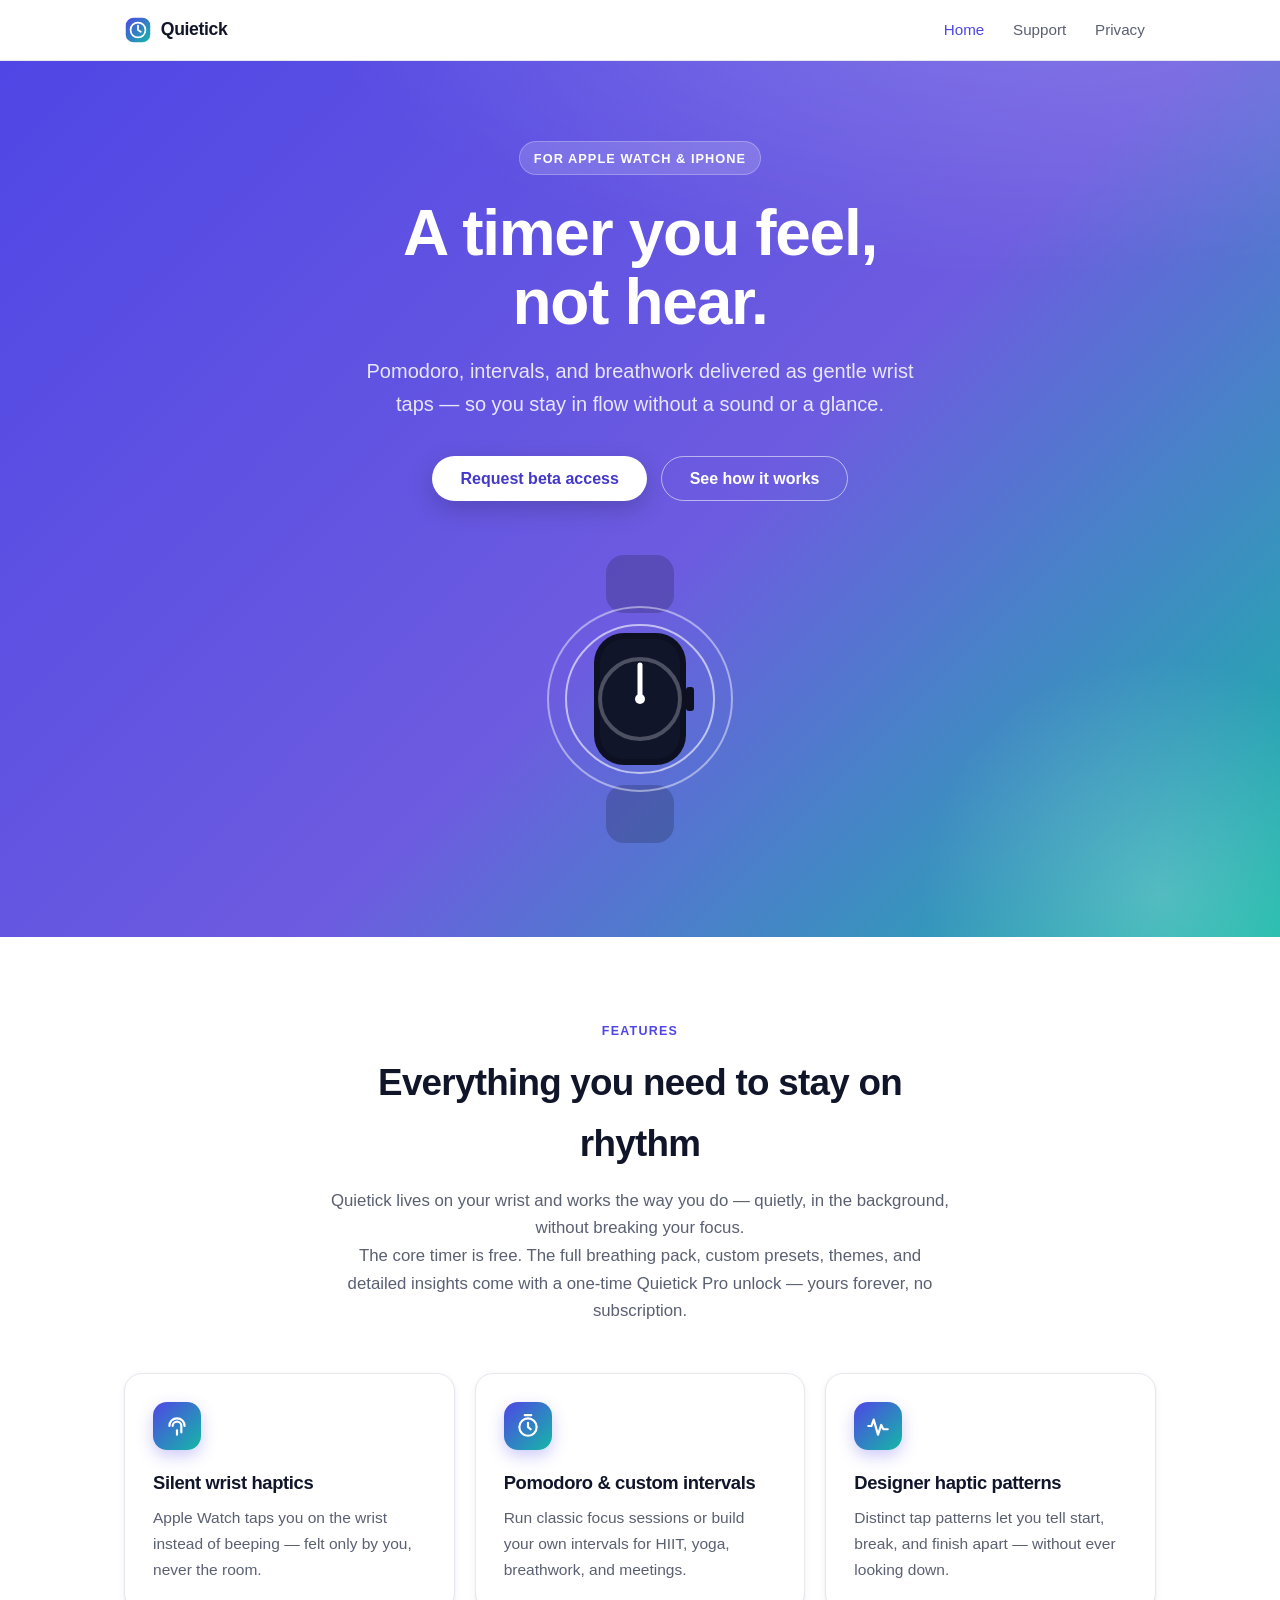
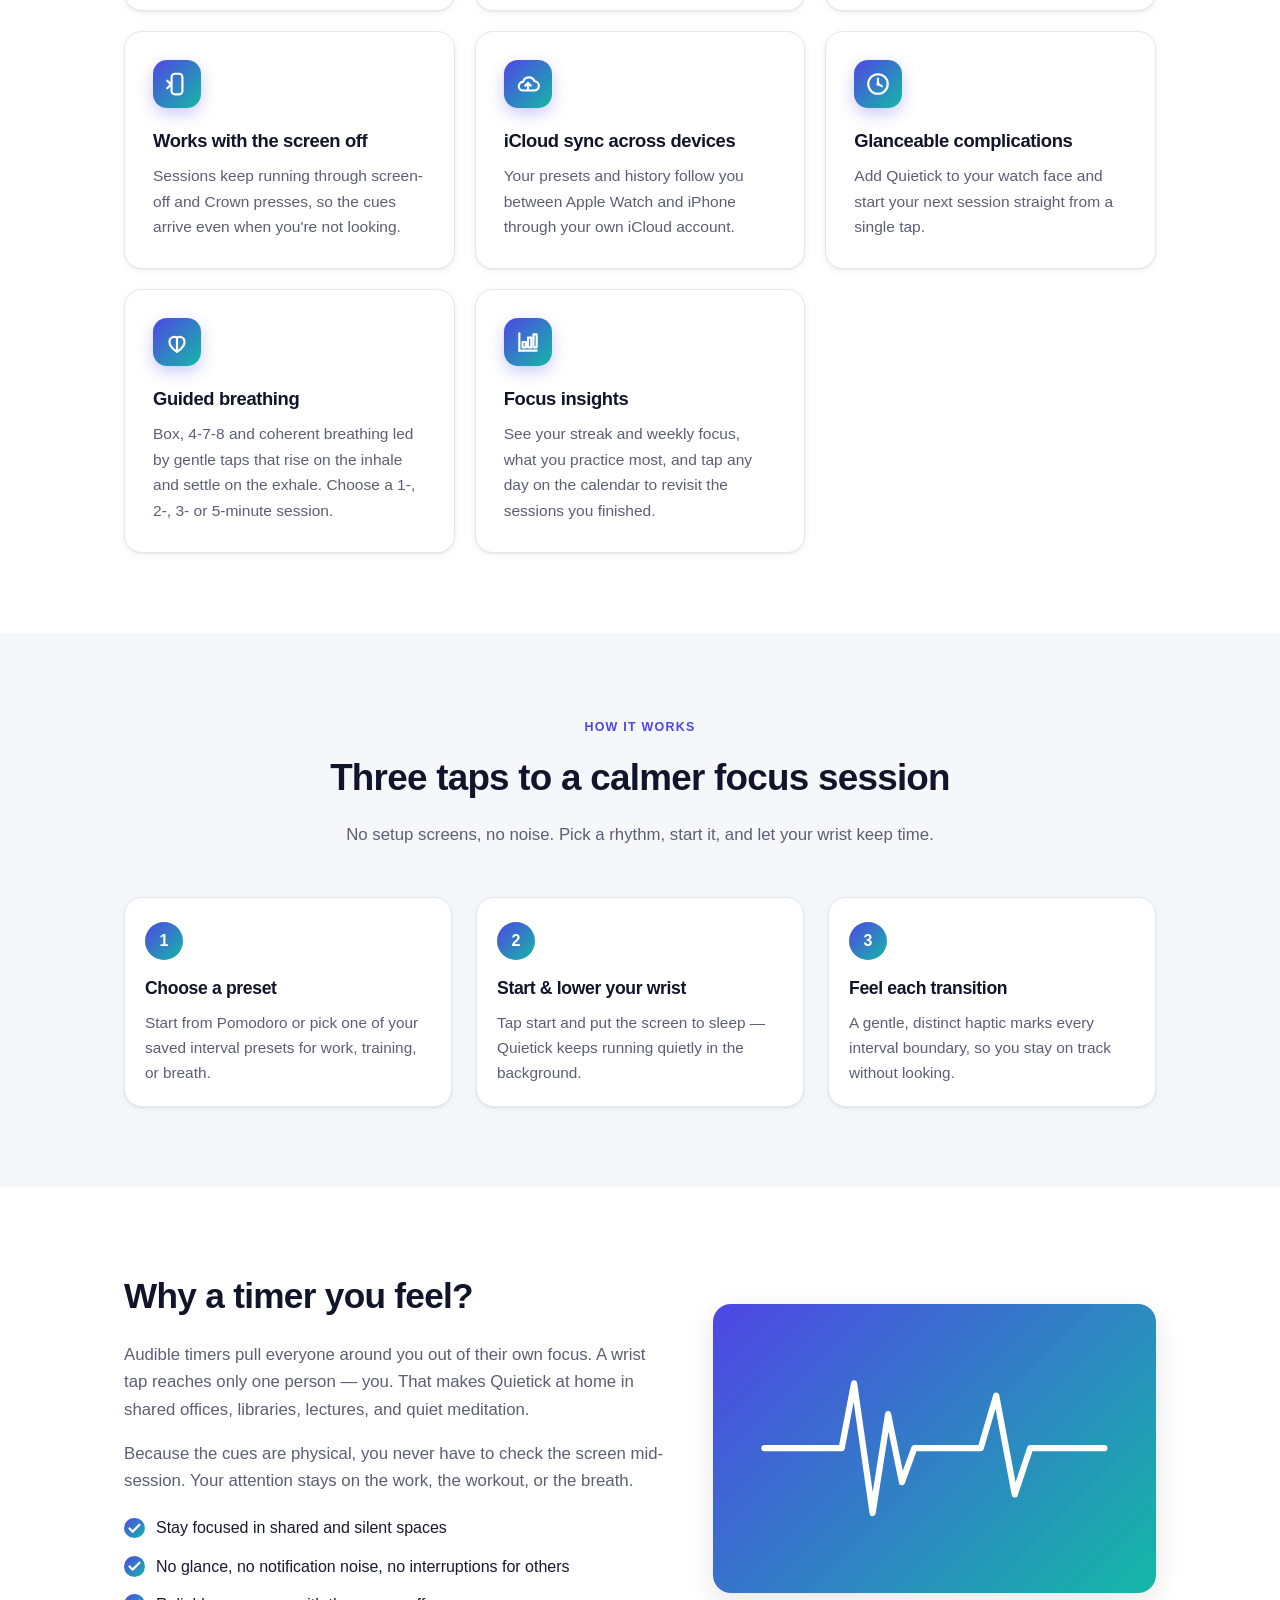
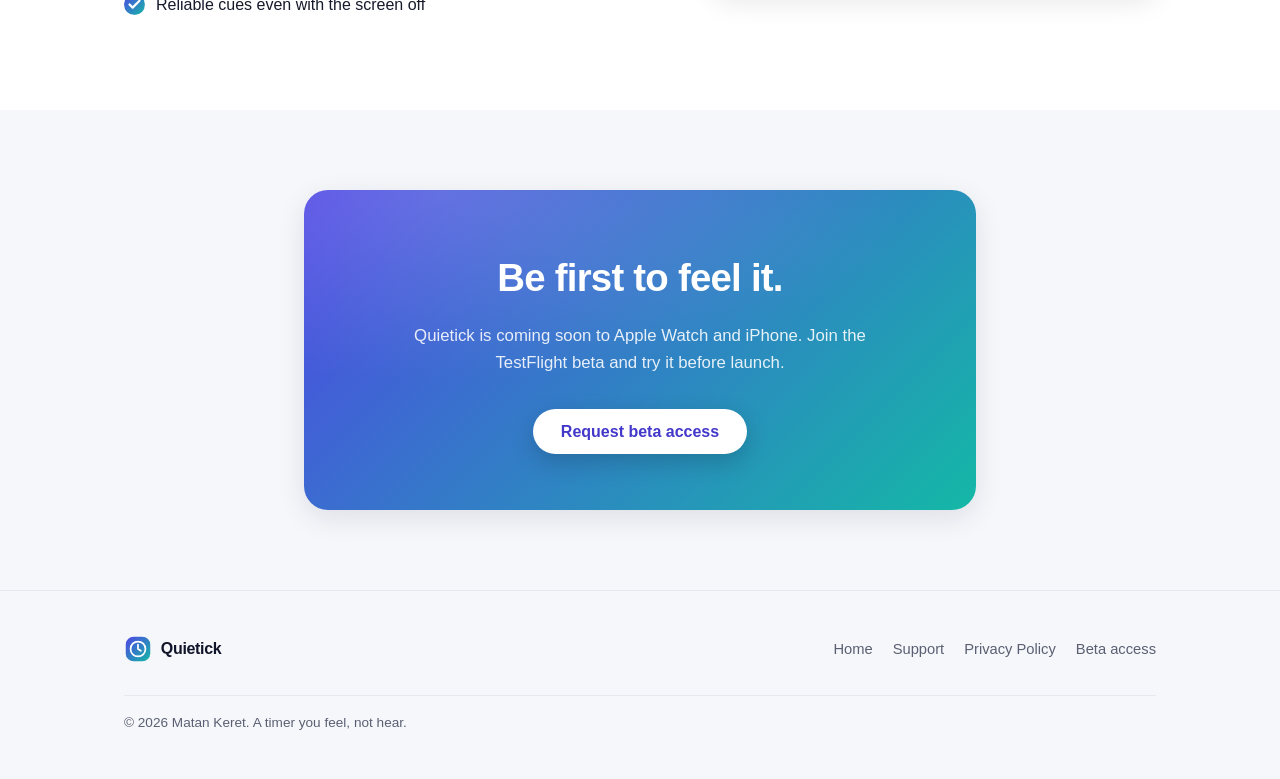
<file: index.html>
<!DOCTYPE html>
<html lang="en">
<head>
  <meta charset="UTF-8">
  <meta name="viewport" content="width=device-width, initial-scale=1">
  <title>Quietick — silent haptic timer for Apple Watch</title>
  <meta name="description" content="A timer you feel, not hear. Pomodoro, intervals, and breathwork delivered as silent wrist taps on Apple Watch.">
  <link rel="stylesheet" href="style.css">
</head>
<body>

  <nav class="site-nav" aria-label="Primary">
    <div class="container site-nav__inner">
      <a class="brand" href="index.html">
        <svg class="brand__mark" viewBox="0 0 32 32" role="img" aria-hidden="true" focusable="false">
          <defs>
            <linearGradient id="brandGrad" x1="0" y1="0" x2="1" y2="1">
              <stop offset="0" stop-color="#4f46e5"/>
              <stop offset="1" stop-color="#14b8a6"/>
            </linearGradient>
          </defs>
          <rect x="2" y="2" width="28" height="28" rx="9" fill="url(#brandGrad)"/>
          <circle cx="16" cy="16" r="8.5" fill="none" stroke="#fff" stroke-width="2"/>
          <path d="M16 11v5l3.2 2" fill="none" stroke="#fff" stroke-width="2" stroke-linecap="round" stroke-linejoin="round"/>
        </svg>
        <span>Quietick</span>
      </a>
      <div class="site-nav__links">
        <a href="index.html" class="is-active">Home</a>
        <a href="support.html">Support</a>
        <a href="privacy.html">Privacy</a>
      </div>
    </div>
  </nav>

  <header class="hero">
    <div class="container">
      <span class="hero__eyebrow">For Apple Watch &amp; iPhone</span>
      <h1>A timer you feel, not hear.</h1>
      <p class="hero__sub">Pomodoro, intervals, and breathwork delivered as gentle wrist taps — so you stay in flow without a sound or a glance.</p>
      <div class="hero__actions">
        <a class="btn btn--primary" href="mailto:matan504@gmail.com?subject=Quietick%20beta">Request beta access</a>
        <a class="btn btn--ghost" href="#features">See how it works</a>
      </div>

      <div class="hero__art" aria-hidden="true">
        <svg viewBox="0 0 240 300" role="img" focusable="false">
          <title>An Apple Watch sending out gentle haptic pulses</title>
          <!-- watch band -->
          <rect x="86" y="6" width="68" height="58" rx="18" fill="rgba(0,0,0,0.18)"/>
          <rect x="86" y="236" width="68" height="58" rx="18" fill="rgba(0,0,0,0.18)"/>
          <!-- haptic rings -->
          <circle class="pulse" cx="120" cy="150" r="92" fill="none" stroke="rgba(255,255,255,0.45)" stroke-width="2"/>
          <circle class="pulse" cx="120" cy="150" r="74" fill="none" stroke="rgba(255,255,255,0.6)" stroke-width="2" style="animation-delay:.6s"/>
          <!-- watch body -->
          <rect x="74" y="84" width="92" height="132" rx="30" fill="#0d1020"/>
          <rect x="80" y="90" width="80" height="120" rx="24" fill="#11152a"/>
          <!-- dial -->
          <circle cx="120" cy="150" r="40" fill="none" stroke="rgba(255,255,255,0.25)" stroke-width="4"/>
          <path d="M120 150 L120 116" fill="none" stroke="#fff" stroke-width="5" stroke-linecap="round"/>
          <circle cx="120" cy="150" r="5" fill="#fff"/>
          <!-- crown -->
          <rect x="166" y="138" width="8" height="24" rx="3" fill="#0d1020"/>
        </svg>
      </div>
    </div>
  </header>

  <main>

    <!-- Features -->
    <section class="section" id="features">
      <div class="container">
        <div class="section__head">
          <span class="eyebrow">Features</span>
          <h2>Everything you need to stay on rhythm</h2>
          <p>Quietick lives on your wrist and works the way you do — quietly, in the background, without breaking your focus.</p>
          <p>The core timer is free. The full breathing pack, custom presets, themes, and detailed insights come with a one-time Quietick Pro unlock — yours forever, no subscription.</p>
        </div>

        <div class="cards">

          <article class="card">
            <div class="card__icon" aria-hidden="true">
              <svg viewBox="0 0 24 24" fill="none" stroke="#fff" stroke-width="2" stroke-linecap="round" stroke-linejoin="round" role="img" focusable="false"><title>Wrist tap</title><path d="M5 12c0-4 3-7 7-7s7 3 7 7"/><path d="M8 12a4 4 0 0 1 8 0v6"/><path d="M12 16v4"/></svg>
            </div>
            <h3>Silent wrist haptics</h3>
            <p>Apple Watch taps you on the wrist instead of beeping — felt only by you, never the room.</p>
          </article>

          <article class="card">
            <div class="card__icon" aria-hidden="true">
              <svg viewBox="0 0 24 24" fill="none" stroke="#fff" stroke-width="2" stroke-linecap="round" stroke-linejoin="round" role="img" focusable="false"><title>Timer</title><circle cx="12" cy="13" r="8"/><path d="M12 9v4l2.5 2"/><path d="M9 2h6"/></svg>
            </div>
            <h3>Pomodoro &amp; custom intervals</h3>
            <p>Run classic focus sessions or build your own intervals for HIIT, yoga, breathwork, and meetings.</p>
          </article>

          <article class="card">
            <div class="card__icon" aria-hidden="true">
              <svg viewBox="0 0 24 24" fill="none" stroke="#fff" stroke-width="2" stroke-linecap="round" stroke-linejoin="round" role="img" focusable="false"><title>Haptic waveform</title><path d="M3 12h3l2-6 4 14 3-9 2 4h4"/></svg>
            </div>
            <h3>Designer haptic patterns</h3>
            <p>Distinct tap patterns let you tell start, break, and finish apart — without ever looking down.</p>
          </article>

          <article class="card">
            <div class="card__icon" aria-hidden="true">
              <svg viewBox="0 0 24 24" fill="none" stroke="#fff" stroke-width="2" stroke-linecap="round" stroke-linejoin="round" role="img" focusable="false"><title>Screen off</title><rect x="7" y="2.5" width="10" height="19" rx="3"/><path d="M3 9l3.5 3.5L3 16" /></svg>
            </div>
            <h3>Works with the screen off</h3>
            <p>Sessions keep running through screen-off and Crown presses, so the cues arrive even when you're not looking.</p>
          </article>

          <article class="card">
            <div class="card__icon" aria-hidden="true">
              <svg viewBox="0 0 24 24" fill="none" stroke="#fff" stroke-width="2" stroke-linecap="round" stroke-linejoin="round" role="img" focusable="false"><title>iCloud sync</title><path d="M7 18a4 4 0 0 1 .5-7.97A5.5 5.5 0 0 1 18 9.5a3.5 3.5 0 0 1-.5 8.5z"/><path d="M12 11v6"/><path d="M9.5 13.5 12 11l2.5 2.5"/></svg>
            </div>
            <h3>iCloud sync across devices</h3>
            <p>Your presets and history follow you between Apple Watch and iPhone through your own iCloud account.</p>
          </article>

          <article class="card">
            <div class="card__icon" aria-hidden="true">
              <svg viewBox="0 0 24 24" fill="none" stroke="#fff" stroke-width="2" stroke-linecap="round" stroke-linejoin="round" role="img" focusable="false"><title>Complication</title><circle cx="12" cy="12" r="9"/><path d="M12 12 12 7"/><path d="M12 12l3.5 2"/><circle cx="12" cy="12" r="1.5" fill="#fff" stroke="none"/></svg>
            </div>
            <h3>Glanceable complications</h3>
            <p>Add Quietick to your watch face and start your next session straight from a single tap.</p>
          </article>

          <article class="card">
            <div class="card__icon" aria-hidden="true">
              <svg viewBox="0 0 24 24" fill="none" stroke="#fff" stroke-width="2" stroke-linecap="round" stroke-linejoin="round" role="img" focusable="false"><title>Breathing</title><path d="M12 21c-4-2.5-7-5.8-7-9.5A4.5 4.5 0 0 1 12 8a4.5 4.5 0 0 1 7 3.5C19 15.2 16 18.5 12 21z"/><path d="M12 8v13"/></svg>
            </div>
            <h3>Guided breathing</h3>
            <p>Box, 4-7-8 and coherent breathing led by gentle taps that rise on the inhale and settle on the exhale. Choose a 1-, 2-, 3- or 5-minute session.</p>
          </article>

          <article class="card">
            <div class="card__icon" aria-hidden="true">
              <svg viewBox="0 0 24 24" fill="none" stroke="#fff" stroke-width="2" stroke-linecap="round" stroke-linejoin="round" role="img" focusable="false"><title>Insights</title><path d="M4 20V4"/><path d="M4 20h16"/><rect x="7" y="12" width="3" height="5"/><rect x="12" y="8" width="3" height="9"/><rect x="17" y="5" width="3" height="12"/></svg>
            </div>
            <h3>Focus insights</h3>
            <p>See your streak and weekly focus, what you practice most, and tap any day on the calendar to revisit the sessions you finished.</p>
          </article>

        </div>
      </div>
    </section>

    <!-- How it works -->
    <section class="section section--alt">
      <div class="container">
        <div class="section__head">
          <span class="eyebrow">How it works</span>
          <h2>Three taps to a calmer focus session</h2>
          <p>No setup screens, no noise. Pick a rhythm, start it, and let your wrist keep time.</p>
        </div>

        <div class="steps">
          <div class="step">
            <span class="step__num" aria-hidden="true"></span>
            <h3>Choose a preset</h3>
            <p>Start from Pomodoro or pick one of your saved interval presets for work, training, or breath.</p>
          </div>
          <div class="step">
            <span class="step__num" aria-hidden="true"></span>
            <h3>Start &amp; lower your wrist</h3>
            <p>Tap start and put the screen to sleep — Quietick keeps running quietly in the background.</p>
          </div>
          <div class="step">
            <span class="step__num" aria-hidden="true"></span>
            <h3>Feel each transition</h3>
            <p>A gentle, distinct haptic marks every interval boundary, so you stay on track without looking.</p>
          </div>
        </div>
      </div>
    </section>

    <!-- Why haptic -->
    <section class="section">
      <div class="container">
        <div class="split">
          <div class="split__text">
            <h2>Why a timer you feel?</h2>
            <p>Audible timers pull everyone around you out of their own focus. A wrist tap reaches only one person — you. That makes Quietick at home in shared offices, libraries, lectures, and quiet meditation.</p>
            <p>Because the cues are physical, you never have to check the screen mid-session. Your attention stays on the work, the workout, or the breath.</p>
            <ul class="checklist">
              <li>Stay focused in shared and silent spaces</li>
              <li>No glance, no notification noise, no interruptions for others</li>
              <li>Reliable cues even with the screen off</li>
            </ul>
          </div>
          <div class="split__visual">
            <div class="wave-card" aria-hidden="true">
              <svg viewBox="0 0 240 140" role="img" focusable="false">
                <title>A smooth haptic pulse waveform</title>
                <path d="M10 70 H60 l8 -42 12 84 10 -64 9 44 8 -22 H150 l10 -34 12 64 10 -30 H230"
                  fill="none" stroke="#ffffff" stroke-width="4" stroke-linecap="round" stroke-linejoin="round"/>
              </svg>
            </div>
          </div>
        </div>
      </div>
    </section>

    <!-- CTA band -->
    <section class="section section--alt">
      <div class="container container--narrow">
        <div class="cta-band">
          <h2>Be first to feel it.</h2>
          <p>Quietick is coming soon to Apple Watch and iPhone. Join the TestFlight beta and try it before launch.</p>
          <a class="btn btn--primary" href="mailto:matan504@gmail.com?subject=Quietick%20beta">Request beta access</a>
        </div>
      </div>
    </section>

  </main>

  <footer class="site-footer">
    <div class="container site-footer__inner">
      <a class="brand" href="index.html">
        <svg class="brand__mark" viewBox="0 0 32 32" role="img" aria-hidden="true" focusable="false">
          <rect x="2" y="2" width="28" height="28" rx="9" fill="url(#brandGrad)"/>
          <circle cx="16" cy="16" r="8.5" fill="none" stroke="#fff" stroke-width="2"/>
          <path d="M16 11v5l3.2 2" fill="none" stroke="#fff" stroke-width="2" stroke-linecap="round" stroke-linejoin="round"/>
        </svg>
        <span>Quietick</span>
      </a>
      <nav aria-label="Footer">
        <a href="index.html">Home</a>
        <a href="support.html">Support</a>
        <a href="privacy.html">Privacy Policy</a>
        <a href="mailto:matan504@gmail.com?subject=Quietick%20beta">Beta access</a>
      </nav>
      <p class="site-footer__legal">&#169; 2026 Matan Keret. A timer you feel, not hear.</p>
    </div>
  </footer>

</body>
</html>
</file>
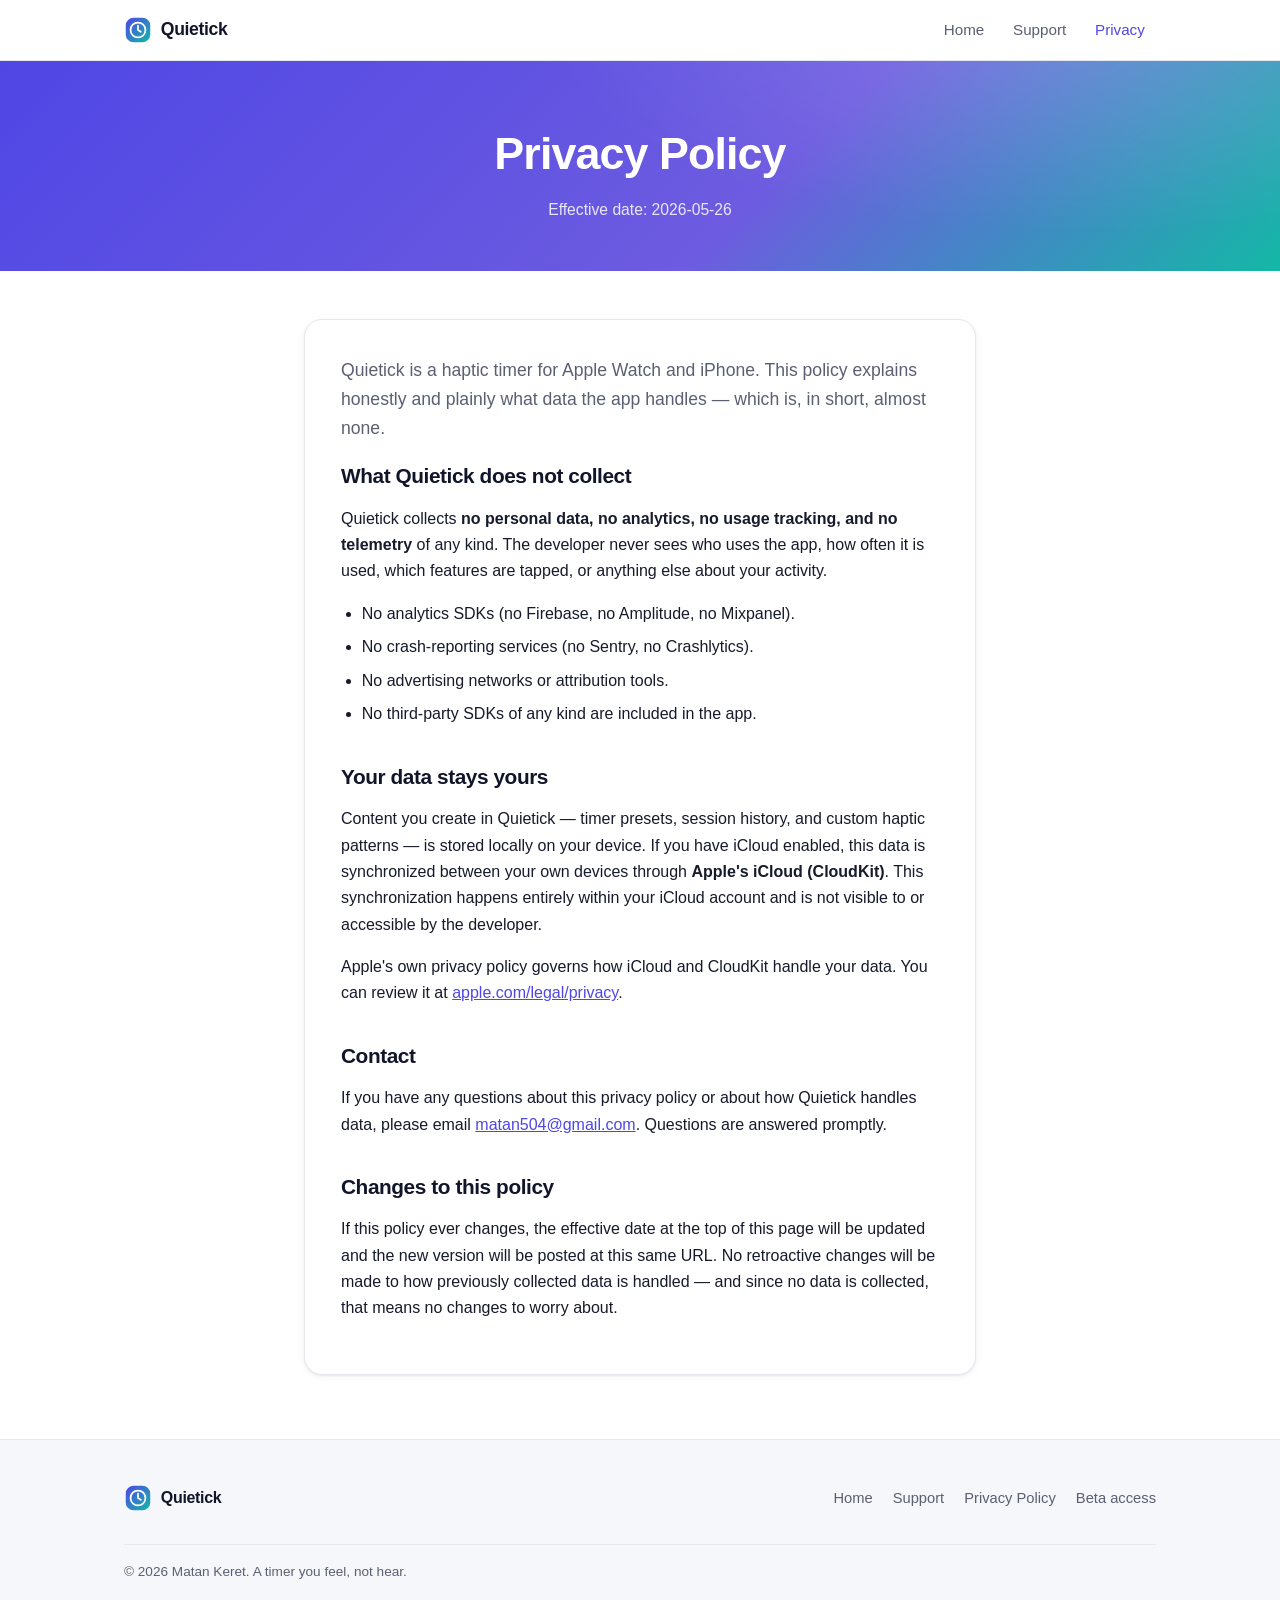
<file: privacy.html>
<!DOCTYPE html>
<html lang="en">
<head>
  <meta charset="UTF-8">
  <meta name="viewport" content="width=device-width, initial-scale=1">
  <title>Quietick — Privacy Policy</title>
  <meta name="description" content="Quietick privacy policy — what data the app collects (none) and how your content is stored.">
  <link rel="stylesheet" href="style.css">
</head>
<body>

  <nav class="site-nav" aria-label="Primary">
    <div class="container site-nav__inner">
      <a class="brand" href="index.html">
        <svg class="brand__mark" viewBox="0 0 32 32" role="img" aria-hidden="true" focusable="false">
          <defs>
            <linearGradient id="brandGrad" x1="0" y1="0" x2="1" y2="1">
              <stop offset="0" stop-color="#4f46e5"/>
              <stop offset="1" stop-color="#14b8a6"/>
            </linearGradient>
          </defs>
          <rect x="2" y="2" width="28" height="28" rx="9" fill="url(#brandGrad)"/>
          <circle cx="16" cy="16" r="8.5" fill="none" stroke="#fff" stroke-width="2"/>
          <path d="M16 11v5l3.2 2" fill="none" stroke="#fff" stroke-width="2" stroke-linecap="round" stroke-linejoin="round"/>
        </svg>
        <span>Quietick</span>
      </a>
      <div class="site-nav__links">
        <a href="index.html">Home</a>
        <a href="support.html">Support</a>
        <a href="privacy.html" class="is-active">Privacy</a>
      </div>
    </div>
  </nav>

  <header class="page-hero">
    <div class="container">
      <h1>Privacy Policy</h1>
      <p>Effective date: 2026-05-26</p>
    </div>
  </header>

  <main class="prose">
    <div class="container container--narrow">
      <article>

        <p class="lead">Quietick is a haptic timer for Apple Watch and iPhone. This policy explains honestly and plainly what data the app handles — which is, in short, almost none.</p>

        <h2>What Quietick does not collect</h2>

        <p>Quietick collects <strong>no personal data, no analytics, no usage tracking, and no telemetry</strong> of any kind. The developer never sees who uses the app, how often it is used, which features are tapped, or anything else about your activity.</p>

        <ul>
          <li>No analytics SDKs (no Firebase, no Amplitude, no Mixpanel).</li>
          <li>No crash-reporting services (no Sentry, no Crashlytics).</li>
          <li>No advertising networks or attribution tools.</li>
          <li>No third-party SDKs of any kind are included in the app.</li>
        </ul>

        <h2>Your data stays yours</h2>

        <p>Content you create in Quietick — timer presets, session history, and custom haptic patterns — is stored locally on your device. If you have iCloud enabled, this data is synchronized between your own devices through <strong>Apple's iCloud (CloudKit)</strong>. This synchronization happens entirely within your iCloud account and is not visible to or accessible by the developer.</p>

        <p>Apple's own privacy policy governs how iCloud and CloudKit handle your data. You can review it at <a href="https://www.apple.com/legal/privacy/" target="_blank" rel="noopener noreferrer">apple.com/legal/privacy</a>.</p>

        <h2>Contact</h2>

        <p>If you have any questions about this privacy policy or about how Quietick handles data, please email <a href="mailto:matan504@gmail.com">matan504@gmail.com</a>. Questions are answered promptly.</p>

        <h2>Changes to this policy</h2>

        <p>If this policy ever changes, the effective date at the top of this page will be updated and the new version will be posted at this same URL. No retroactive changes will be made to how previously collected data is handled — and since no data is collected, that means no changes to worry about.</p>

      </article>
    </div>
  </main>

  <footer class="site-footer">
    <div class="container site-footer__inner">
      <a class="brand" href="index.html">
        <svg class="brand__mark" viewBox="0 0 32 32" role="img" aria-hidden="true" focusable="false">
          <rect x="2" y="2" width="28" height="28" rx="9" fill="url(#brandGrad)"/>
          <circle cx="16" cy="16" r="8.5" fill="none" stroke="#fff" stroke-width="2"/>
          <path d="M16 11v5l3.2 2" fill="none" stroke="#fff" stroke-width="2" stroke-linecap="round" stroke-linejoin="round"/>
        </svg>
        <span>Quietick</span>
      </a>
      <nav aria-label="Footer">
        <a href="index.html">Home</a>
        <a href="support.html">Support</a>
        <a href="privacy.html">Privacy Policy</a>
        <a href="mailto:matan504@gmail.com?subject=Quietick%20beta">Beta access</a>
      </nav>
      <p class="site-footer__legal">&#169; 2026 Matan Keret. A timer you feel, not hear.</p>
    </div>
  </footer>

</body>
</html>
</file>
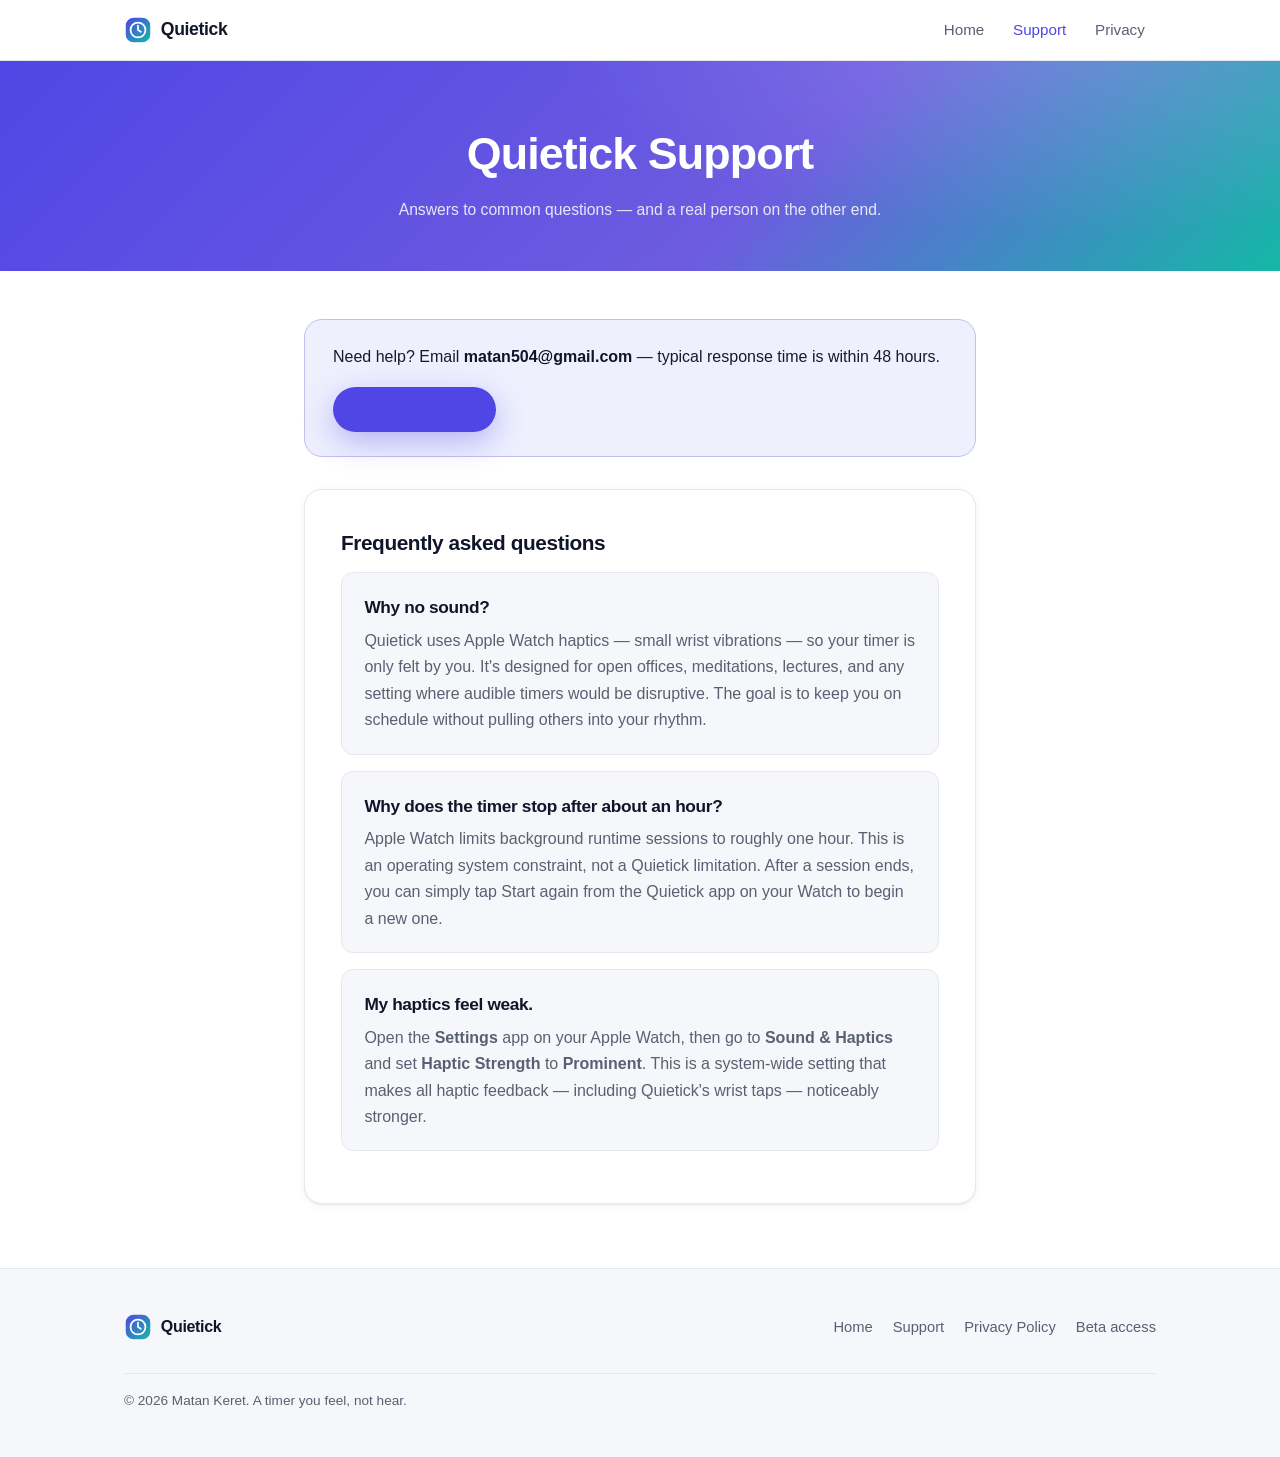
<file: support.html>
<!DOCTYPE html>
<html lang="en">
<head>
  <meta charset="UTF-8">
  <meta name="viewport" content="width=device-width, initial-scale=1">
  <title>Quietick — Support</title>
  <meta name="description" content="Support and frequently asked questions for Quietick, the silent haptic timer for Apple Watch.">
  <link rel="stylesheet" href="style.css">
</head>
<body>

  <nav class="site-nav" aria-label="Primary">
    <div class="container site-nav__inner">
      <a class="brand" href="index.html">
        <svg class="brand__mark" viewBox="0 0 32 32" role="img" aria-hidden="true" focusable="false">
          <defs>
            <linearGradient id="brandGrad" x1="0" y1="0" x2="1" y2="1">
              <stop offset="0" stop-color="#4f46e5"/>
              <stop offset="1" stop-color="#14b8a6"/>
            </linearGradient>
          </defs>
          <rect x="2" y="2" width="28" height="28" rx="9" fill="url(#brandGrad)"/>
          <circle cx="16" cy="16" r="8.5" fill="none" stroke="#fff" stroke-width="2"/>
          <path d="M16 11v5l3.2 2" fill="none" stroke="#fff" stroke-width="2" stroke-linecap="round" stroke-linejoin="round"/>
        </svg>
        <span>Quietick</span>
      </a>
      <div class="site-nav__links">
        <a href="index.html">Home</a>
        <a href="support.html" class="is-active">Support</a>
        <a href="privacy.html">Privacy</a>
      </div>
    </div>
  </nav>

  <header class="page-hero">
    <div class="container">
      <h1>Quietick Support</h1>
      <p>Answers to common questions — and a real person on the other end.</p>
    </div>
  </header>

  <main class="prose">
    <div class="container container--narrow">

      <div class="support-callout">
        <p>Need help? Email <strong>matan504@gmail.com</strong> — typical response time is within 48 hours.</p>
        <a class="btn btn--accent" href="mailto:matan504@gmail.com?subject=Quietick%20support">Email support</a>
      </div>

      <article>

        <h2>Frequently asked questions</h2>

        <div class="faq">
          <h3>Why no sound?</h3>
          <p>Quietick uses Apple Watch haptics — small wrist vibrations — so your timer is only felt by you. It's designed for open offices, meditations, lectures, and any setting where audible timers would be disruptive. The goal is to keep you on schedule without pulling others into your rhythm.</p>
        </div>

        <div class="faq">
          <h3>Why does the timer stop after about an hour?</h3>
          <p>Apple Watch limits background runtime sessions to roughly one hour. This is an operating system constraint, not a Quietick limitation. After a session ends, you can simply tap Start again from the Quietick app on your Watch to begin a new one.</p>
        </div>

        <div class="faq">
          <h3>My haptics feel weak.</h3>
          <p>Open the <strong>Settings</strong> app on your Apple Watch, then go to <strong>Sound &amp; Haptics</strong> and set <strong>Haptic Strength</strong> to <strong>Prominent</strong>. This is a system-wide setting that makes all haptic feedback — including Quietick's wrist taps — noticeably stronger.</p>
        </div>

      </article>
    </div>
  </main>

  <footer class="site-footer">
    <div class="container site-footer__inner">
      <a class="brand" href="index.html">
        <svg class="brand__mark" viewBox="0 0 32 32" role="img" aria-hidden="true" focusable="false">
          <rect x="2" y="2" width="28" height="28" rx="9" fill="url(#brandGrad)"/>
          <circle cx="16" cy="16" r="8.5" fill="none" stroke="#fff" stroke-width="2"/>
          <path d="M16 11v5l3.2 2" fill="none" stroke="#fff" stroke-width="2" stroke-linecap="round" stroke-linejoin="round"/>
        </svg>
        <span>Quietick</span>
      </a>
      <nav aria-label="Footer">
        <a href="index.html">Home</a>
        <a href="support.html">Support</a>
        <a href="privacy.html">Privacy Policy</a>
        <a href="mailto:matan504@gmail.com?subject=Quietick%20beta">Beta access</a>
      </nav>
      <p class="site-footer__legal">&#169; 2026 Matan Keret. A timer you feel, not hear.</p>
    </div>
  </footer>

</body>
</html>
</file>
<file: style.css>
/* Quietick site stylesheet — no external resources, no JavaScript */

*, *::before, *::after {
  box-sizing: border-box;
  margin: 0;
  padding: 0;
}

:root {
  /* Calm, focused palette — deep indigo + soft teal accent */
  --bg: #ffffff;
  --bg-alt: #f6f7fb;
  --surface: #ffffff;
  --text: #161a2b;
  --muted: #5a6072;
  --heading: #11152a;

  --accent: #4f46e5;        /* indigo */
  --accent-strong: #4338ca;
  --accent-2: #14b8a6;      /* teal */
  --accent-soft: #eef0fe;

  --border: #e6e8f0;
  --shadow-sm: 0 1px 2px rgba(17, 21, 42, 0.06), 0 2px 8px rgba(17, 21, 42, 0.05);
  --shadow-md: 0 8px 28px rgba(17, 21, 42, 0.10);
  --shadow-accent: 0 10px 30px rgba(79, 70, 229, 0.35);

  --hero-from: #4f46e5;
  --hero-via: #6d5ce0;
  --hero-to: #14b8a6;
  --hero-text: #ffffff;
  --hero-muted: rgba(255, 255, 255, 0.85);

  --radius: 18px;
  --radius-sm: 12px;
  --maxw: 1080px;
}

@media (prefers-color-scheme: dark) {
  :root {
    --bg: #0c0e16;
    --bg-alt: #11141f;
    --surface: #151826;
    --text: #e8eaf2;
    --muted: #a3a9bd;
    --heading: #f4f5fa;

    --accent: #8b86f5;
    --accent-strong: #a39ef8;
    --accent-2: #2dd4bf;
    --accent-soft: #1c2036;

    --border: #262a3b;
    --shadow-sm: 0 1px 2px rgba(0, 0, 0, 0.4), 0 2px 8px rgba(0, 0, 0, 0.35);
    --shadow-md: 0 10px 32px rgba(0, 0, 0, 0.55);
    --shadow-accent: 0 10px 30px rgba(79, 70, 229, 0.45);

    --hero-from: #3b2f9e;
    --hero-via: #4f46e5;
    --hero-to: #0f766e;
    --hero-muted: rgba(255, 255, 255, 0.82);
  }
}

html {
  font-size: 16px;
  -webkit-text-size-adjust: 100%;
  scroll-behavior: smooth;
}

body {
  font-family: -apple-system, BlinkMacSystemFont, "Segoe UI", Roboto, Helvetica, Arial, sans-serif;
  background-color: var(--bg);
  color: var(--text);
  line-height: 1.65;
  min-height: 100vh;
  -webkit-font-smoothing: antialiased;
}

a { color: var(--accent); }

h1, h2, h3 { color: var(--heading); letter-spacing: -0.02em; }

/* ── Layout ──────────────────────────────────────────────── */

.container {
  width: 100%;
  max-width: var(--maxw);
  margin: 0 auto;
  padding: 0 1.5rem;
}

.container--narrow {
  max-width: 720px;
}

/* ── Top navigation (shared) ─────────────────────────────── */

.site-nav {
  position: sticky;
  top: 0;
  z-index: 20;
  background: color-mix(in srgb, var(--bg) 82%, transparent);
  backdrop-filter: saturate(140%) blur(12px);
  -webkit-backdrop-filter: saturate(140%) blur(12px);
  border-bottom: 1px solid var(--border);
}

.site-nav__inner {
  display: flex;
  align-items: center;
  justify-content: space-between;
  gap: 1rem;
  height: 60px;
}

.brand {
  display: inline-flex;
  align-items: center;
  gap: 0.55rem;
  font-weight: 700;
  font-size: 1.1rem;
  color: var(--heading);
  text-decoration: none;
  letter-spacing: -0.02em;
}

.brand__mark {
  width: 28px;
  height: 28px;
  flex: none;
  display: block;
}

.site-nav__links {
  display: flex;
  align-items: center;
  gap: 0.4rem;
}

.site-nav__links a {
  color: var(--muted);
  text-decoration: none;
  font-size: 0.95rem;
  font-weight: 500;
  padding: 0.4rem 0.7rem;
  border-radius: 999px;
  transition: color 0.15s ease, background-color 0.15s ease;
}

.site-nav__links a:hover,
.site-nav__links a:focus-visible {
  color: var(--heading);
  background: var(--accent-soft);
}

.site-nav__links a.is-active { color: var(--accent); }

/* ── Hero ────────────────────────────────────────────────── */

.hero {
  position: relative;
  overflow: hidden;
  background:
    radial-gradient(1200px 500px at 80% -10%, rgba(255, 255, 255, 0.18), transparent 60%),
    linear-gradient(135deg, var(--hero-from), var(--hero-via) 55%, var(--hero-to));
  color: var(--hero-text);
  text-align: center;
  padding: 5rem 0 5.5rem;
}

.hero::after {
  /* subtle soft glow blob */
  content: "";
  position: absolute;
  width: 520px;
  height: 520px;
  right: -140px;
  bottom: -220px;
  background: radial-gradient(circle, rgba(255, 255, 255, 0.22), transparent 65%);
  pointer-events: none;
}

.hero .container { position: relative; z-index: 1; }

.hero__eyebrow {
  display: inline-block;
  font-size: 0.8rem;
  font-weight: 600;
  letter-spacing: 0.08em;
  text-transform: uppercase;
  padding: 0.35rem 0.85rem;
  border-radius: 999px;
  background: rgba(255, 255, 255, 0.16);
  border: 1px solid rgba(255, 255, 255, 0.25);
  margin-bottom: 1.5rem;
}

.hero h1 {
  color: var(--hero-text);
  font-size: clamp(2.25rem, 6.5vw, 4rem);
  font-weight: 800;
  line-height: 1.08;
  margin: 0 auto 1.1rem;
  max-width: 14ch;
}

.hero__sub {
  font-size: clamp(1.05rem, 2.2vw, 1.25rem);
  color: var(--hero-muted);
  max-width: 560px;
  margin: 0 auto 2.2rem;
}

.hero__actions {
  display: flex;
  flex-wrap: wrap;
  gap: 0.9rem;
  justify-content: center;
}

/* hero device illustration (pure CSS/SVG) */
.hero__art {
  margin: 3rem auto 0;
  width: clamp(180px, 42vw, 240px);
}

.hero__art svg { width: 100%; height: auto; display: block; }

/* ── Buttons ─────────────────────────────────────────────── */

.btn {
  display: inline-flex;
  align-items: center;
  gap: 0.5rem;
  text-decoration: none;
  padding: 0.85rem 1.7rem;
  border-radius: 999px;
  font-size: 1rem;
  font-weight: 600;
  line-height: 1;
  border: 1px solid transparent;
  transition: transform 0.15s ease, background-color 0.15s ease,
    box-shadow 0.15s ease, color 0.15s ease;
}

.btn--primary {
  background: #ffffff;
  color: var(--accent-strong);
  box-shadow: 0 8px 24px rgba(0, 0, 0, 0.18);
}

.btn--primary:hover,
.btn--primary:focus-visible {
  transform: translateY(-2px);
  box-shadow: 0 12px 30px rgba(0, 0, 0, 0.24);
}

.btn--ghost {
  background: transparent;
  color: var(--hero-text);
  border-color: rgba(255, 255, 255, 0.55);
}

.btn--ghost:hover,
.btn--ghost:focus-visible {
  background: rgba(255, 255, 255, 0.12);
  transform: translateY(-2px);
}

/* accent button for use on light/dark body sections */
.btn--accent {
  background: var(--accent);
  color: #ffffff;
  box-shadow: var(--shadow-accent);
}

.btn--accent:hover,
.btn--accent:focus-visible {
  background: var(--accent-strong);
  transform: translateY(-2px);
}

:focus-visible { outline: 3px solid var(--accent); outline-offset: 3px; }

/* ── Generic section rhythm ──────────────────────────────── */

.section {
  padding: 5rem 0;
}

.section--alt { background: var(--bg-alt); }

.section__head {
  text-align: center;
  max-width: 620px;
  margin: 0 auto 3rem;
}

.section__head .eyebrow {
  display: inline-block;
  font-size: 0.78rem;
  font-weight: 700;
  letter-spacing: 0.1em;
  text-transform: uppercase;
  color: var(--accent);
  margin-bottom: 0.7rem;
}

.section__head h2 {
  font-size: clamp(1.6rem, 3.5vw, 2.3rem);
  font-weight: 800;
  margin-bottom: 0.75rem;
}

.section__head p {
  color: var(--muted);
  font-size: 1.05rem;
}

/* ── Feature cards grid ──────────────────────────────────── */

.cards {
  display: grid;
  grid-template-columns: repeat(auto-fit, minmax(250px, 1fr));
  gap: 1.25rem;
}

.card {
  background: var(--surface);
  border: 1px solid var(--border);
  border-radius: var(--radius);
  padding: 1.75rem;
  box-shadow: var(--shadow-sm);
  transition: transform 0.18s ease, box-shadow 0.18s ease, border-color 0.18s ease;
}

.card:hover {
  transform: translateY(-4px);
  box-shadow: var(--shadow-md);
  border-color: color-mix(in srgb, var(--accent) 35%, var(--border));
}

.card__icon {
  width: 48px;
  height: 48px;
  border-radius: 14px;
  display: grid;
  place-items: center;
  margin-bottom: 1.1rem;
  background: linear-gradient(135deg, var(--accent), var(--accent-2));
  box-shadow: 0 6px 16px rgba(79, 70, 229, 0.28);
}

.card__icon svg { width: 26px; height: 26px; display: block; }

.card h3 {
  font-size: 1.15rem;
  font-weight: 700;
  margin-bottom: 0.45rem;
}

.card p {
  color: var(--muted);
  font-size: 0.97rem;
  margin: 0;
}

/* ── How it works (steps) ────────────────────────────────── */

.steps {
  display: grid;
  grid-template-columns: repeat(auto-fit, minmax(220px, 1fr));
  gap: 1.5rem;
  counter-reset: step;
}

.step {
  position: relative;
  padding: 1.5rem 1.25rem 1.25rem;
  background: var(--surface);
  border: 1px solid var(--border);
  border-radius: var(--radius);
  box-shadow: var(--shadow-sm);
}

.step__num {
  counter-increment: step;
  display: inline-grid;
  place-items: center;
  width: 38px;
  height: 38px;
  border-radius: 999px;
  font-weight: 800;
  color: #fff;
  background: linear-gradient(135deg, var(--accent), var(--accent-2));
  margin-bottom: 0.9rem;
}

.step__num::before { content: counter(step); }

.step h3 {
  font-size: 1.1rem;
  font-weight: 700;
  margin-bottom: 0.4rem;
}

.step p {
  color: var(--muted);
  font-size: 0.96rem;
  margin: 0;
}

/* ── Why haptic — split feature row ──────────────────────── */

.split {
  display: grid;
  grid-template-columns: 1.1fr 0.9fr;
  gap: 3rem;
  align-items: center;
}

.split__text h2 {
  font-size: clamp(1.6rem, 3.5vw, 2.2rem);
  font-weight: 800;
  margin-bottom: 1rem;
}

.split__text p {
  color: var(--muted);
  margin-bottom: 1rem;
  font-size: 1.05rem;
}

.checklist { list-style: none; margin-top: 1.25rem; }

.checklist li {
  position: relative;
  padding-left: 2rem;
  margin-bottom: 0.75rem;
  color: var(--text);
}

.checklist li::before {
  content: "";
  position: absolute;
  left: 0;
  top: 0.15rem;
  width: 1.3rem;
  height: 1.3rem;
  border-radius: 999px;
  background:
    linear-gradient(135deg, var(--accent), var(--accent-2));
  /* check mark drawn with a clip-free mask via box-shadow trick replaced by SVG bg */
  background-image:
    url("data:image/svg+xml,%3Csvg xmlns='http://www.w3.org/2000/svg' viewBox='0 0 24 24' fill='none' stroke='white' stroke-width='3.5' stroke-linecap='round' stroke-linejoin='round'%3E%3Cpath d='M20 6 9 17l-5-5'/%3E%3C/svg%3E"),
    linear-gradient(135deg, var(--accent), var(--accent-2));
  background-size: 70% 70%, cover;
  background-position: center, center;
  background-repeat: no-repeat;
}

.split__visual {
  display: grid;
  place-items: center;
}

.wave-card {
  width: 100%;
  background: linear-gradient(135deg, var(--accent), var(--accent-2));
  border-radius: var(--radius);
  padding: 2.25rem;
  box-shadow: var(--shadow-md);
}

.wave-card svg { width: 100%; height: auto; display: block; }

/* ── CTA band ────────────────────────────────────────────── */

.cta-band {
  background:
    radial-gradient(800px 320px at 20% 0%, rgba(255, 255, 255, 0.16), transparent 60%),
    linear-gradient(135deg, var(--hero-from), var(--hero-to));
  color: #fff;
  text-align: center;
  border-radius: 24px;
  padding: 3.5rem 1.5rem;
  box-shadow: var(--shadow-md);
}

.cta-band h2 {
  color: #fff;
  font-size: clamp(1.6rem, 4vw, 2.4rem);
  font-weight: 800;
  margin-bottom: 0.75rem;
}

.cta-band p {
  color: rgba(255, 255, 255, 0.88);
  max-width: 480px;
  margin: 0 auto 2rem;
  font-size: 1.05rem;
}

/* ── Content pages (privacy, support) ───────────────────── */

.page-hero {
  background:
    radial-gradient(900px 360px at 85% -20%, rgba(255, 255, 255, 0.16), transparent 60%),
    linear-gradient(135deg, var(--hero-from), var(--hero-via) 60%, var(--hero-to));
  color: #fff;
  padding: 3.5rem 0 3rem;
  text-align: center;
}

.page-hero h1 {
  color: #fff;
  font-size: clamp(1.9rem, 5vw, 2.8rem);
  font-weight: 800;
  margin-bottom: 0.4rem;
}

.page-hero p {
  color: rgba(255, 255, 255, 0.85);
  font-size: 0.98rem;
}

.prose {
  padding: 3rem 0 4rem;
}

.prose article {
  background: var(--surface);
  border: 1px solid var(--border);
  border-radius: var(--radius);
  box-shadow: var(--shadow-sm);
  padding: 2.25rem;
}

.prose h2 {
  font-size: 1.3rem;
  font-weight: 700;
  margin: 2rem 0 0.75rem;
}

.prose h2:first-of-type { margin-top: 0; }

.prose h3 {
  font-size: 1.08rem;
  font-weight: 700;
  margin: 1.75rem 0 0.5rem;
  color: var(--heading);
}

.prose p {
  margin-bottom: 1rem;
  color: var(--text);
}

.prose p.lead {
  font-size: 1.1rem;
  color: var(--muted);
}

.prose ul {
  padding-left: 1.3rem;
  margin-bottom: 1rem;
}

.prose ul li {
  color: var(--text);
  margin-bottom: 0.45rem;
}

.prose a { color: var(--accent); }

/* FAQ items as soft panels */
.faq {
  border: 1px solid var(--border);
  border-radius: var(--radius-sm);
  padding: 1.25rem 1.4rem;
  margin-bottom: 1rem;
  background: var(--bg-alt);
}

.faq h3 { margin: 0 0 0.4rem; }
.faq p { margin: 0; color: var(--muted); }

.support-callout {
  display: flex;
  flex-wrap: wrap;
  align-items: center;
  justify-content: space-between;
  gap: 1rem;
  background: var(--accent-soft);
  border: 1px solid color-mix(in srgb, var(--accent) 25%, var(--border));
  border-radius: var(--radius);
  padding: 1.5rem 1.75rem;
  margin-bottom: 2rem;
}

.support-callout p { margin: 0; color: var(--text); }
.support-callout strong { color: var(--heading); }

/* ── Footer ──────────────────────────────────────────────── */

.site-footer {
  border-top: 1px solid var(--border);
  padding: 2.75rem 0;
  background: var(--bg-alt);
}

.site-footer__inner {
  display: flex;
  flex-wrap: wrap;
  align-items: center;
  justify-content: space-between;
  gap: 1rem;
}

.site-footer .brand { font-size: 1rem; }

.site-footer nav {
  display: flex;
  flex-wrap: wrap;
  gap: 1.25rem;
}

.site-footer nav a {
  color: var(--muted);
  text-decoration: none;
  font-size: 0.92rem;
  transition: color 0.15s ease;
}

.site-footer nav a:hover { color: var(--accent); }

.site-footer__legal {
  width: 100%;
  margin-top: 1rem;
  padding-top: 1rem;
  border-top: 1px solid var(--border);
  font-size: 0.85rem;
  color: var(--muted);
}

/* ── Responsive ──────────────────────────────────────────── */

@media (max-width: 720px) {
  .split {
    grid-template-columns: 1fr;
    gap: 2rem;
  }

  .section { padding: 3.5rem 0; }

  .hero { padding: 4rem 0 4rem; }
}

@media (max-width: 480px) {
  .site-nav__links a { padding: 0.4rem 0.5rem; }
  .btn { width: 100%; justify-content: center; }
  .hero__actions { flex-direction: column; }
}

/* ── Motion preferences ──────────────────────────────────── */

@media (prefers-reduced-motion: reduce) {
  html { scroll-behavior: auto; }
  *, *::before, *::after {
    animation-duration: 0.001ms !important;
    animation-iteration-count: 1 !important;
    transition-duration: 0.001ms !important;
  }
  .pulse { animation: none !important; }
}

/* subtle pulse on hero art rings (disabled under reduced motion) */
@keyframes ring-pulse {
  0%   { opacity: 0.9; transform: scale(0.96); }
  50%  { opacity: 0.35; transform: scale(1.04); }
  100% { opacity: 0.9; transform: scale(0.96); }
}

.pulse {
  transform-origin: center;
  animation: ring-pulse 2.8s ease-in-out infinite;
}
</file>
